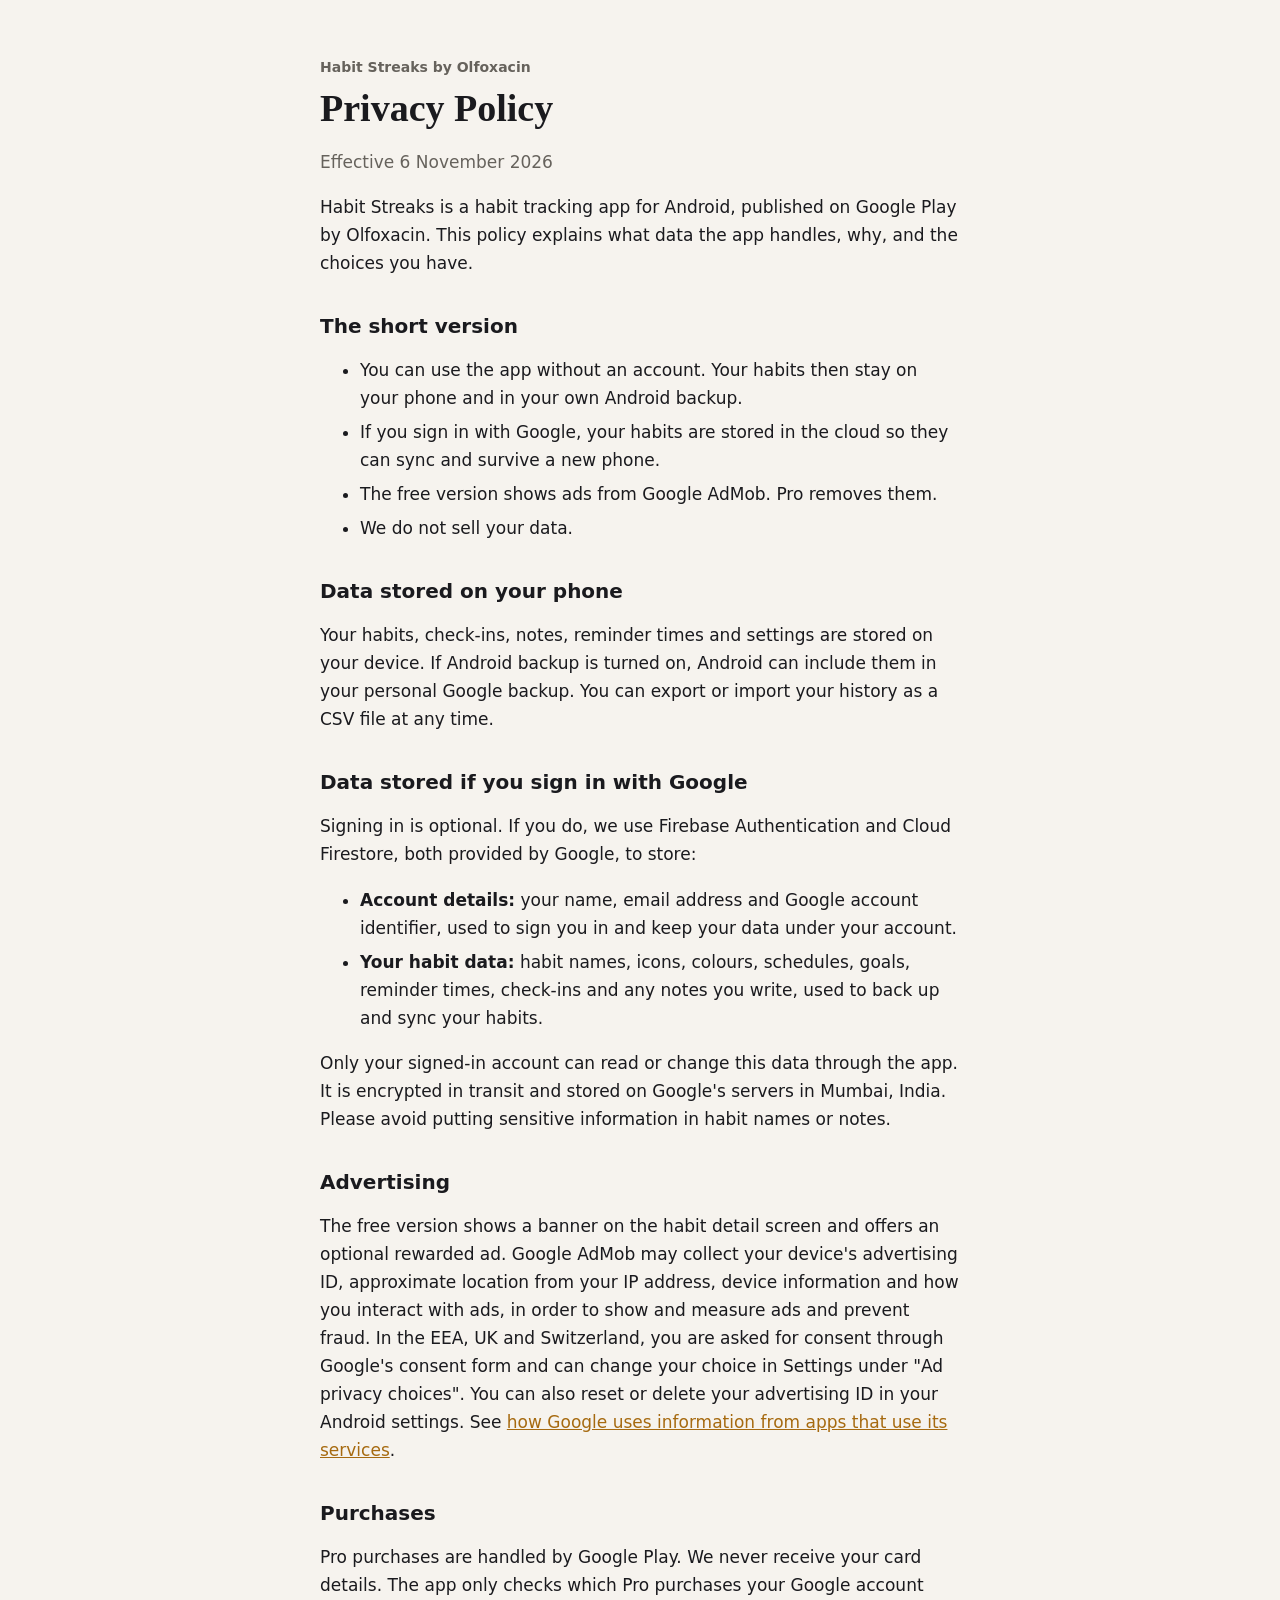
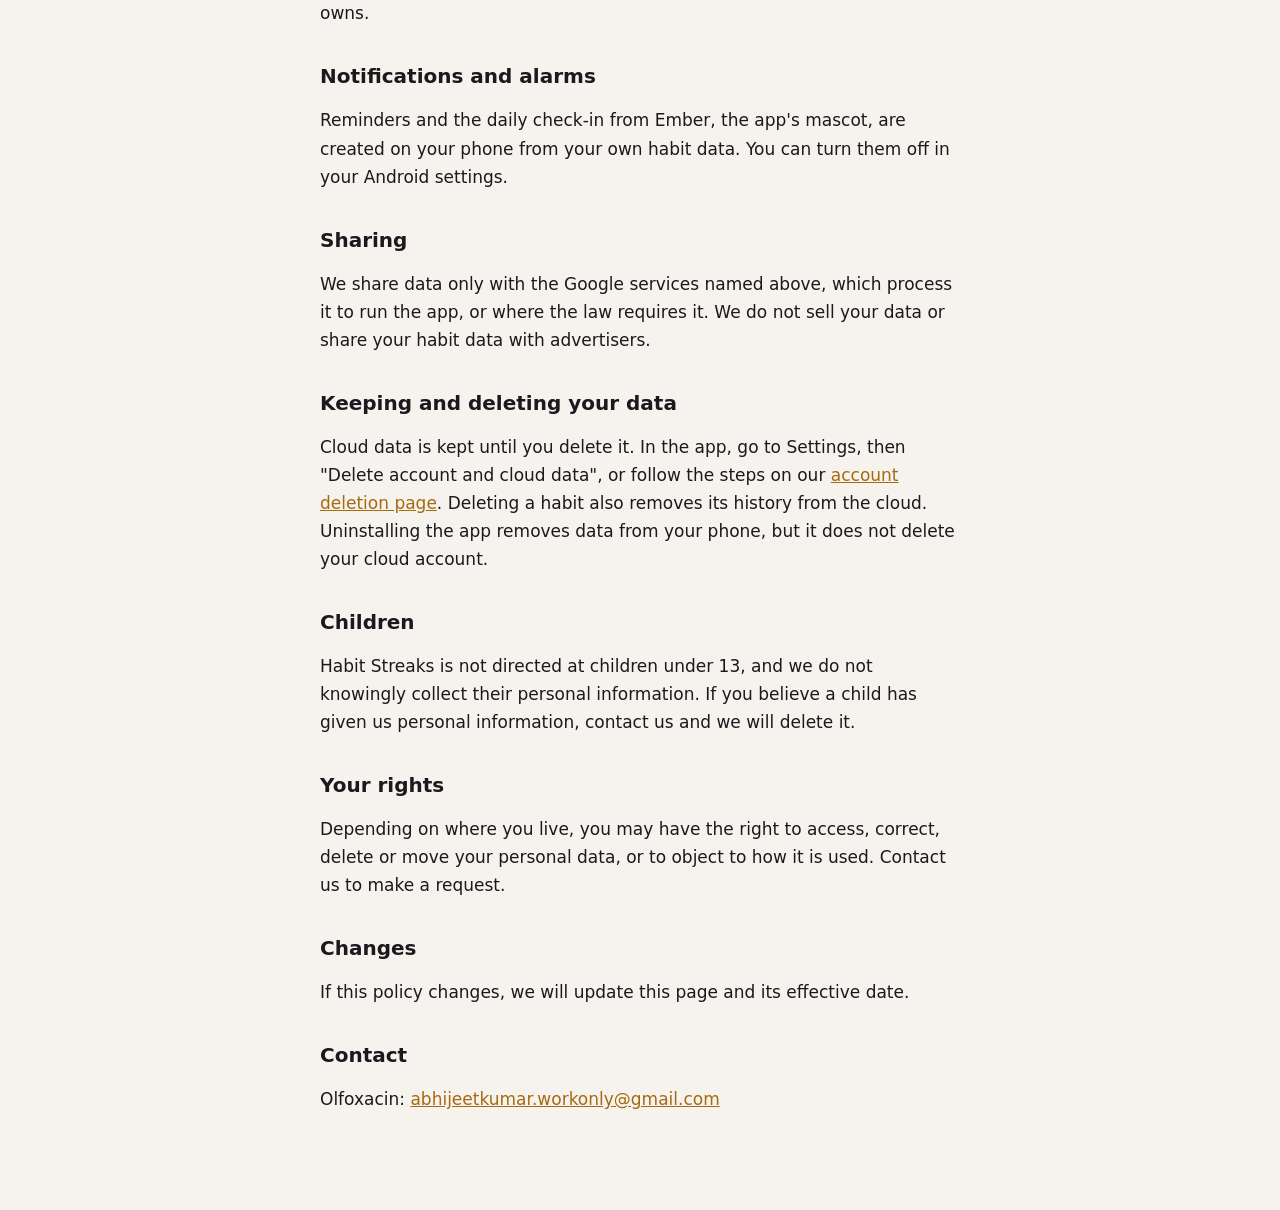
<file: index.html>
<!doctype html>
<html lang="en">
<head>
<meta charset="utf-8">
<meta name="viewport" content="width=device-width, initial-scale=1">
<title>Habit Streaks: Privacy Policy</title>
<meta name="description" content="How the Habit Streaks Android app handles your data.">
<link rel="stylesheet" href="style.css">
</head>
<body>
<main>
<p class="eyebrow">Habit Streaks by Olfoxacin</p>
<h1>Privacy Policy</h1>
<p class="muted">Effective 6 November 2026</p>

<p>Habit Streaks is a habit tracking app for Android, published on Google Play by Olfoxacin. This policy explains what data the app handles, why, and the choices you have.</p>

<h2>The short version</h2>
<ul>
<li>You can use the app without an account. Your habits then stay on your phone and in your own Android backup.</li>
<li>If you sign in with Google, your habits are stored in the cloud so they can sync and survive a new phone.</li>
<li>The free version shows ads from Google AdMob. Pro removes them.</li>
<li>We do not sell your data.</li>
</ul>

<h2>Data stored on your phone</h2>
<p>Your habits, check-ins, notes, reminder times and settings are stored on your device. If Android backup is turned on, Android can include them in your personal Google backup. You can export or import your history as a CSV file at any time.</p>

<h2>Data stored if you sign in with Google</h2>
<p>Signing in is optional. If you do, we use Firebase Authentication and Cloud Firestore, both provided by Google, to store:</p>
<ul>
<li><strong>Account details:</strong> your name, email address and Google account identifier, used to sign you in and keep your data under your account.</li>
<li><strong>Your habit data:</strong> habit names, icons, colours, schedules, goals, reminder times, check-ins and any notes you write, used to back up and sync your habits.</li>
</ul>
<p>Only your signed-in account can read or change this data through the app. It is encrypted in transit and stored on Google's servers in Mumbai, India. Please avoid putting sensitive information in habit names or notes.</p>

<h2>Advertising</h2>
<p>The free version shows a banner on the habit detail screen and offers an optional rewarded ad. Google AdMob may collect your device's advertising ID, approximate location from your IP address, device information and how you interact with ads, in order to show and measure ads and prevent fraud. In the EEA, UK and Switzerland, you are asked for consent through Google's consent form and can change your choice in Settings under "Ad privacy choices". You can also reset or delete your advertising ID in your Android settings. See <a href="https://policies.google.com/technologies/partner-sites">how Google uses information from apps that use its services</a>.</p>

<h2>Purchases</h2>
<p>Pro purchases are handled by Google Play. We never receive your card details. The app only checks which Pro purchases your Google account owns.</p>

<h2>Notifications and alarms</h2>
<p>Reminders and the daily check-in from Ember, the app's mascot, are created on your phone from your own habit data. You can turn them off in your Android settings.</p>

<h2>Sharing</h2>
<p>We share data only with the Google services named above, which process it to run the app, or where the law requires it. We do not sell your data or share your habit data with advertisers.</p>

<h2>Keeping and deleting your data</h2>
<p>Cloud data is kept until you delete it. In the app, go to Settings, then "Delete account and cloud data", or follow the steps on our <a href="delete-account/">account deletion page</a>. Deleting a habit also removes its history from the cloud. Uninstalling the app removes data from your phone, but it does not delete your cloud account.</p>

<h2>Children</h2>
<p>Habit Streaks is not directed at children under 13, and we do not knowingly collect their personal information. If you believe a child has given us personal information, contact us and we will delete it.</p>

<h2>Your rights</h2>
<p>Depending on where you live, you may have the right to access, correct, delete or move your personal data, or to object to how it is used. Contact us to make a request.</p>

<h2>Changes</h2>
<p>If this policy changes, we will update this page and its effective date.</p>

<h2>Contact</h2>
<p>Olfoxacin: <a href="mailto:abhijeetkumar.workonly@gmail.com">abhijeetkumar.workonly@gmail.com</a></p>
</main>
</body>
</html>
</file>
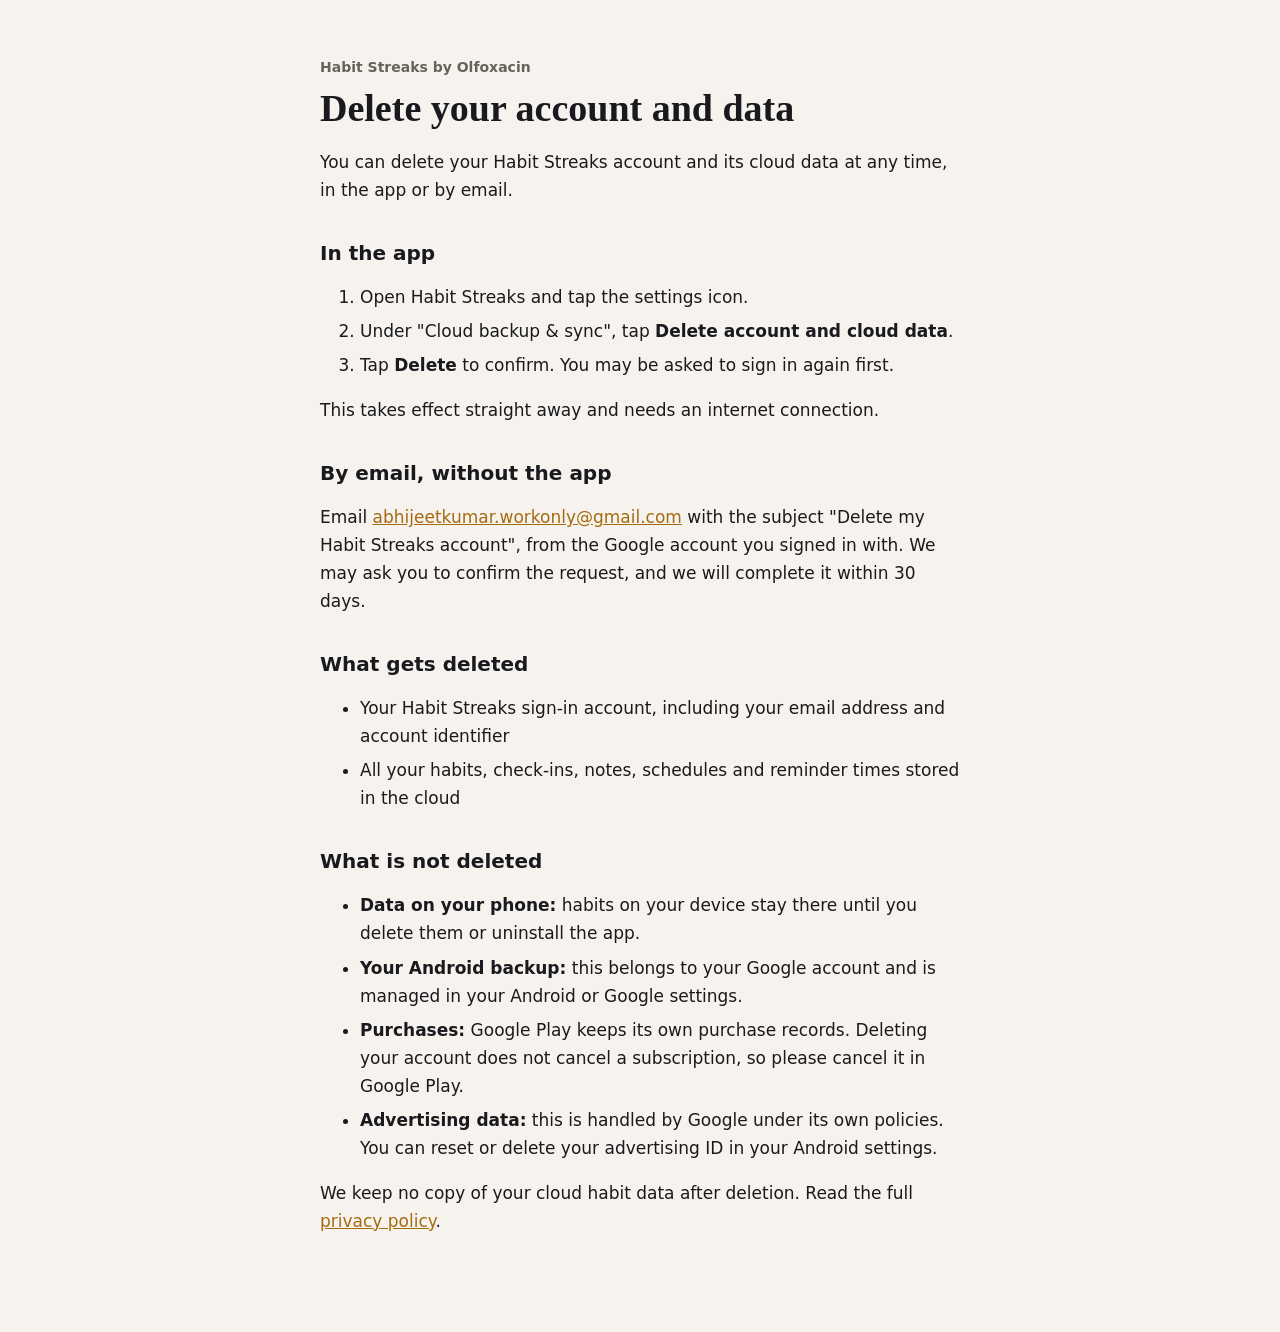
<file: delete-account/index.html>
<!doctype html>
<html lang="en">
<head>
<meta charset="utf-8">
<meta name="viewport" content="width=device-width, initial-scale=1">
<title>Habit Streaks: Delete Your Account</title>
<meta name="description" content="How to delete your Habit Streaks account and cloud data.">
<link rel="stylesheet" href="../style.css">
</head>
<body>
<main>
<p class="eyebrow">Habit Streaks by Olfoxacin</p>
<h1>Delete your account and data</h1>
<p>You can delete your Habit Streaks account and its cloud data at any time, in the app or by email.</p>

<h2>In the app</h2>
<ol>
<li>Open Habit Streaks and tap the settings icon.</li>
<li>Under "Cloud backup &amp; sync", tap <strong>Delete account and cloud data</strong>.</li>
<li>Tap <strong>Delete</strong> to confirm. You may be asked to sign in again first.</li>
</ol>
<p>This takes effect straight away and needs an internet connection.</p>

<h2>By email, without the app</h2>
<p>Email <a href="mailto:abhijeetkumar.workonly@gmail.com?subject=Delete%20my%20Habit%20Streaks%20account">abhijeetkumar.workonly@gmail.com</a> with the subject "Delete my Habit Streaks account", from the Google account you signed in with. We may ask you to confirm the request, and we will complete it within 30 days.</p>

<h2>What gets deleted</h2>
<ul>
<li>Your Habit Streaks sign-in account, including your email address and account identifier</li>
<li>All your habits, check-ins, notes, schedules and reminder times stored in the cloud</li>
</ul>

<h2>What is not deleted</h2>
<ul>
<li><strong>Data on your phone:</strong> habits on your device stay there until you delete them or uninstall the app.</li>
<li><strong>Your Android backup:</strong> this belongs to your Google account and is managed in your Android or Google settings.</li>
<li><strong>Purchases:</strong> Google Play keeps its own purchase records. Deleting your account does not cancel a subscription, so please cancel it in Google Play.</li>
<li><strong>Advertising data:</strong> this is handled by Google under its own policies. You can reset or delete your advertising ID in your Android settings.</li>
</ul>
<p>We keep no copy of your cloud habit data after deletion. Read the full <a href="../">privacy policy</a>.</p>
</main>
</body>
</html>
</file>
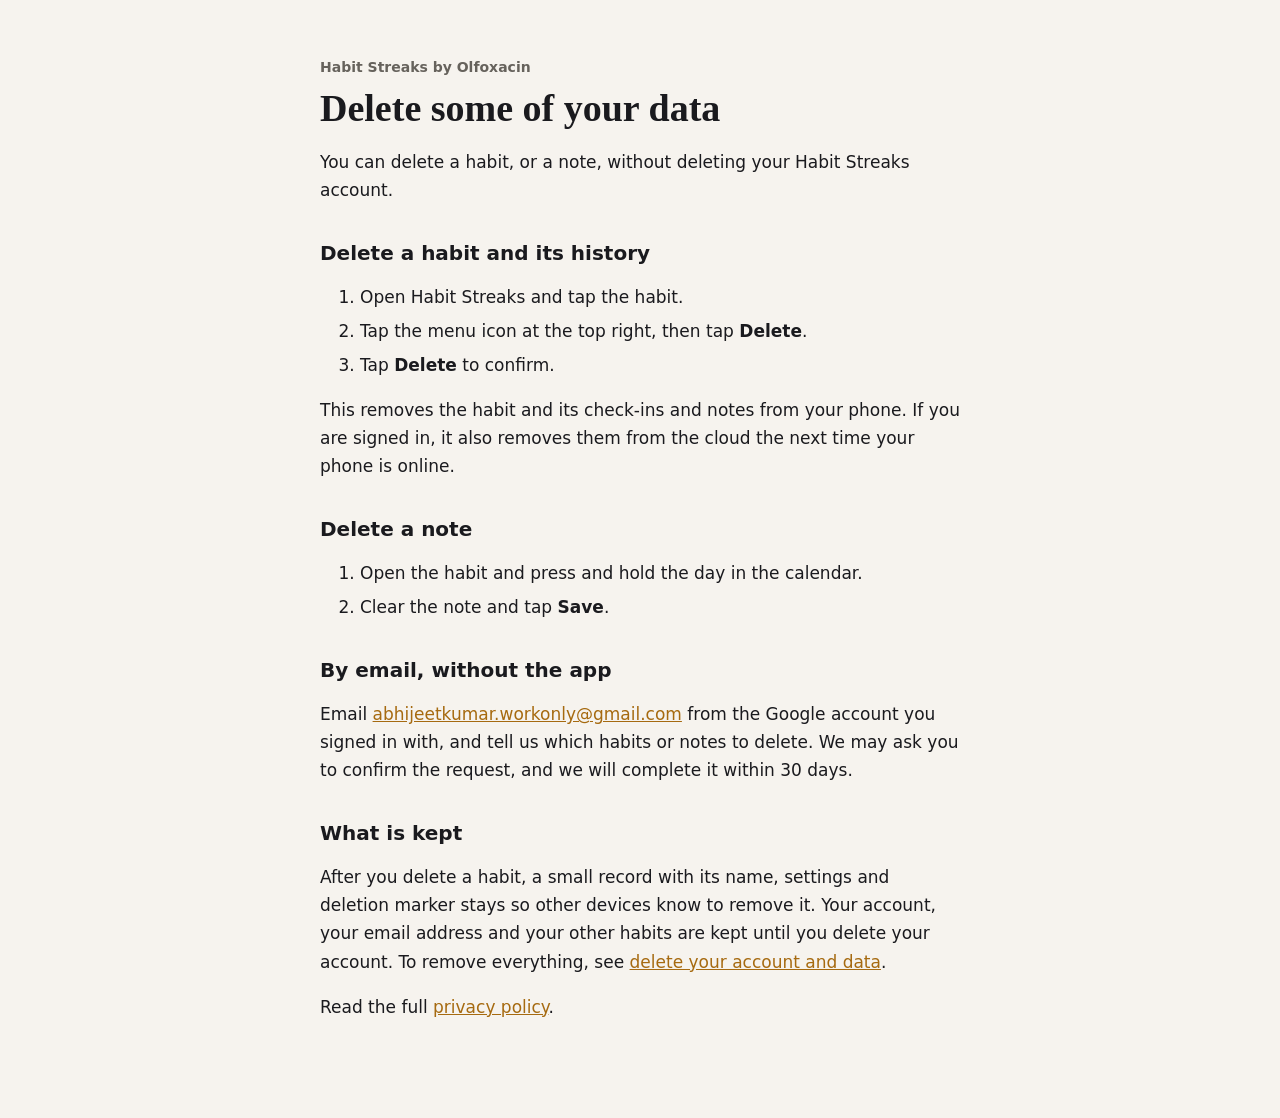
<file: delete-data/index.html>
<!doctype html>
<html lang="en">
<head>
<meta charset="utf-8">
<meta name="viewport" content="width=device-width, initial-scale=1">
<title>Habit Streaks: Delete Some of Your Data</title>
<meta name="description" content="How to delete some of your Habit Streaks data without deleting your account.">
<link rel="stylesheet" href="../style.css">
</head>
<body>
<main>
<p class="eyebrow">Habit Streaks by Olfoxacin</p>
<h1>Delete some of your data</h1>
<p>You can delete a habit, or a note, without deleting your Habit Streaks account.</p>

<h2>Delete a habit and its history</h2>
<ol>
<li>Open Habit Streaks and tap the habit.</li>
<li>Tap the menu icon at the top right, then tap <strong>Delete</strong>.</li>
<li>Tap <strong>Delete</strong> to confirm.</li>
</ol>
<p>This removes the habit and its check-ins and notes from your phone. If you are signed in, it also removes them from the cloud the next time your phone is online.</p>

<h2>Delete a note</h2>
<ol>
<li>Open the habit and press and hold the day in the calendar.</li>
<li>Clear the note and tap <strong>Save</strong>.</li>
</ol>

<h2>By email, without the app</h2>
<p>Email <a href="mailto:abhijeetkumar.workonly@gmail.com?subject=Delete%20some%20of%20my%20Habit%20Streaks%20data">abhijeetkumar.workonly@gmail.com</a> from the Google account you signed in with, and tell us which habits or notes to delete. We may ask you to confirm the request, and we will complete it within 30 days.</p>

<h2>What is kept</h2>
<p>After you delete a habit, a small record with its name, settings and deletion marker stays so other devices know to remove it. Your account, your email address and your other habits are kept until you delete your account. To remove everything, see <a href="../delete-account/">delete your account and data</a>.</p>
<p>Read the full <a href="../">privacy policy</a>.</p>
</main>
</body>
</html>
</file>
<file: style.css>
:root { --bg: #f6f3ee; --ink: #1a1a1e; --muted: #66625c; --accent: #a66a10; color-scheme: light dark; }
@media (prefers-color-scheme: dark) { :root { --bg: #17181b; --ink: #f2efea; --muted: #a8a49c; --accent: #f0a83c; } }
* { box-sizing: border-box; }
body { margin: 0; background: var(--bg); color: var(--ink); font: 17px/1.65 system-ui, -apple-system, "Segoe UI", Roboto, sans-serif; }
main { max-width: 680px; margin: 0 auto; padding: 56px 20px 80px; }
.eyebrow { margin: 0 0 8px; color: var(--muted); font-size: 14px; font-weight: 600; }
h1 { margin: 0 0 8px; font: 700 38px/1.15 Georgia, "Times New Roman", serif; }
h2 { margin: 36px 0 8px; font-size: 20px; line-height: 1.3; }
.muted { color: var(--muted); }
a { color: var(--accent); overflow-wrap: anywhere; }
li { margin: 6px 0; }
</file>
